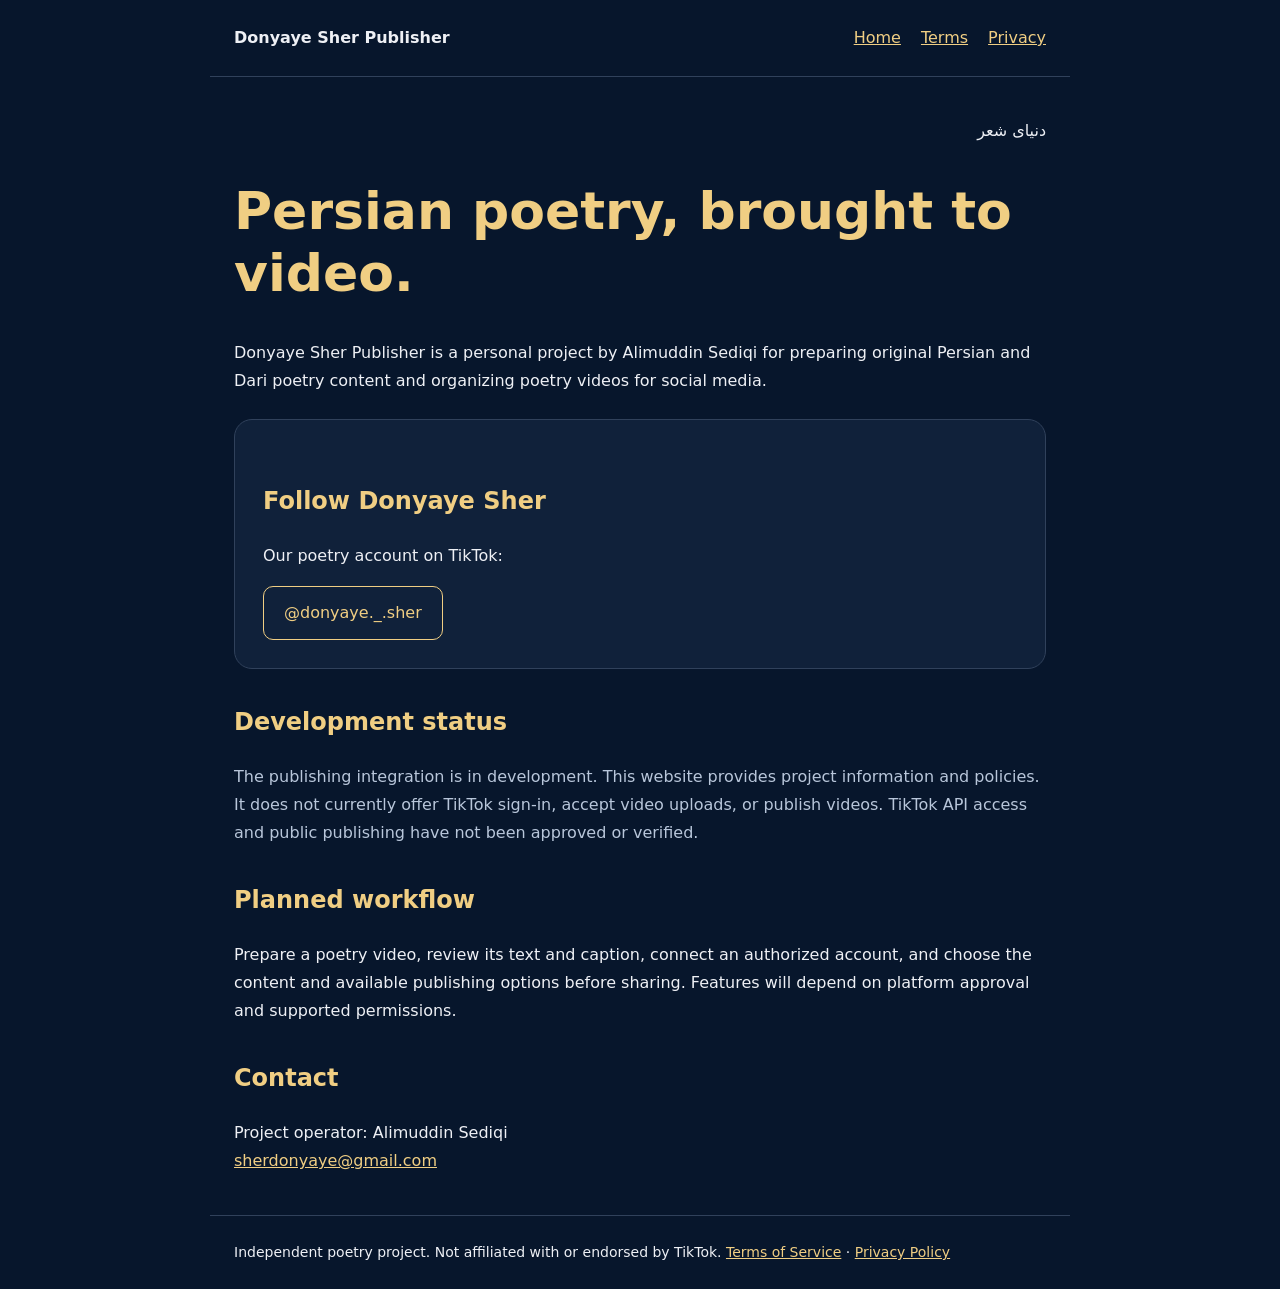
<file: index.html>
<!doctype html>
<html lang="en"><head><meta charset="utf-8"><meta name="viewport" content="width=device-width,initial-scale=1"><title>Donyaye Sher Publisher | Persian poetry</title><meta name="description" content="Donyaye Sher Publisher, a Persian poetry video publishing project currently in development."><link rel="stylesheet" href="style.css"></head><body>
<header><strong>Donyaye Sher Publisher</strong><nav aria-label="Main navigation"><a href="index.html">Home</a><a href="terms.html">Terms</a><a href="privacy.html">Privacy</a></nav></header>
<main><p lang="fa" dir="rtl">دنیای شعر</p><h1>Persian poetry, brought to video.</h1><p>Donyaye Sher Publisher is a personal project by Alimuddin Sediqi for preparing original Persian and Dari poetry content and organizing poetry videos for social media.</p><div class="card"><h2>Follow Donyaye Sher</h2><p>Our poetry account on TikTok:</p><a class="button" href="https://www.tiktok.com/@donyaye._.sher" rel="noopener noreferrer">@donyaye._.sher</a></div>
<h2>Development status</h2><p class="status">The publishing integration is in development. This website provides project information and policies. It does not currently offer TikTok sign-in, accept video uploads, or publish videos. TikTok API access and public publishing have not been approved or verified.</p><h2>Planned workflow</h2><p>Prepare a poetry video, review its text and caption, connect an authorized account, and choose the content and available publishing options before sharing. Features will depend on platform approval and supported permissions.</p><h2>Contact</h2><p>Project operator: Alimuddin Sediqi<br><a href="mailto:sherdonyaye@gmail.com">sherdonyaye@gmail.com</a></p></main>
<footer>Independent poetry project. Not affiliated with or endorsed by TikTok. <a href="terms.html">Terms of Service</a> · <a href="privacy.html">Privacy Policy</a></footer></body></html>
</file>
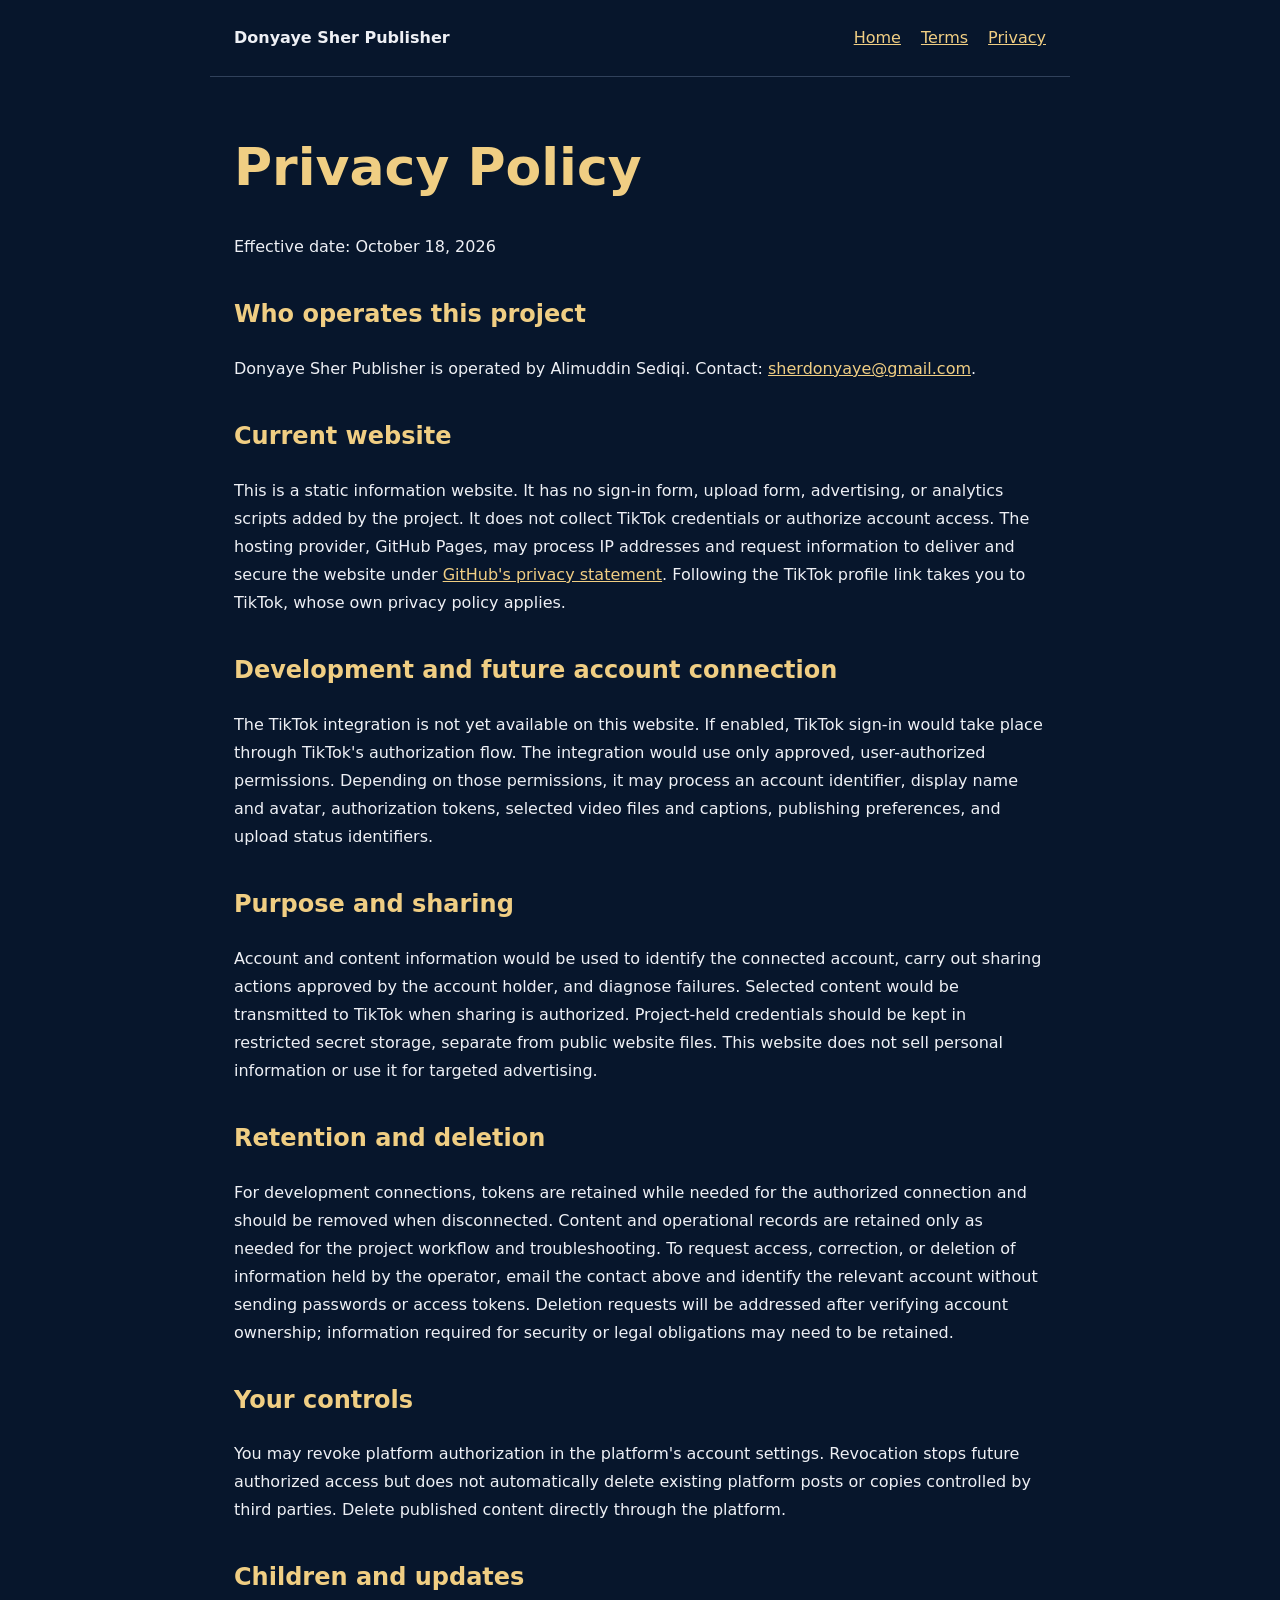
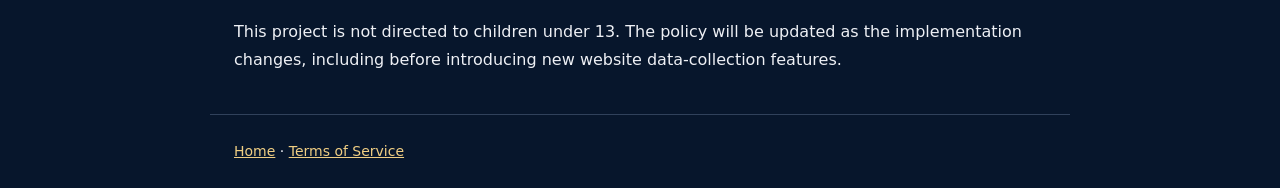
<file: privacy.html>
<!doctype html>
<html lang="en"><head><meta charset="utf-8"><meta name="viewport" content="width=device-width,initial-scale=1"><title>Privacy Policy | Donyaye Sher Publisher</title><link rel="stylesheet" href="style.css"></head><body><header><strong>Donyaye Sher Publisher</strong><nav aria-label="Main navigation"><a href="index.html">Home</a><a href="terms.html">Terms</a><a href="privacy.html">Privacy</a></nav></header><main><h1>Privacy Policy</h1><p>Effective date: October 18, 2026</p><h2>Who operates this project</h2><p>Donyaye Sher Publisher is operated by Alimuddin Sediqi. Contact: <a href="mailto:sherdonyaye@gmail.com">sherdonyaye@gmail.com</a>.</p><h2>Current website</h2><p>This is a static information website. It has no sign-in form, upload form, advertising, or analytics scripts added by the project. It does not collect TikTok credentials or authorize account access. The hosting provider, GitHub Pages, may process IP addresses and request information to deliver and secure the website under <a href="https://docs.github.com/en/site-policy/privacy-policies/github-general-privacy-statement">GitHub's privacy statement</a>. Following the TikTok profile link takes you to TikTok, whose own privacy policy applies.</p><h2>Development and future account connection</h2><p>The TikTok integration is not yet available on this website. If enabled, TikTok sign-in would take place through TikTok's authorization flow. The integration would use only approved, user-authorized permissions. Depending on those permissions, it may process an account identifier, display name and avatar, authorization tokens, selected video files and captions, publishing preferences, and upload status identifiers.</p><h2>Purpose and sharing</h2><p>Account and content information would be used to identify the connected account, carry out sharing actions approved by the account holder, and diagnose failures. Selected content would be transmitted to TikTok when sharing is authorized. Project-held credentials should be kept in restricted secret storage, separate from public website files. This website does not sell personal information or use it for targeted advertising.</p><h2>Retention and deletion</h2><p>For development connections, tokens are retained while needed for the authorized connection and should be removed when disconnected. Content and operational records are retained only as needed for the project workflow and troubleshooting. To request access, correction, or deletion of information held by the operator, email the contact above and identify the relevant account without sending passwords or access tokens. Deletion requests will be addressed after verifying account ownership; information required for security or legal obligations may need to be retained.</p><h2>Your controls</h2><p>You may revoke platform authorization in the platform's account settings. Revocation stops future authorized access but does not automatically delete existing platform posts or copies controlled by third parties. Delete published content directly through the platform.</p><h2>Children and updates</h2><p>This project is not directed to children under 13. The policy will be updated as the implementation changes, including before introducing new website data-collection features.</p></main><footer><a href="index.html">Home</a> · <a href="terms.html">Terms of Service</a></footer></body></html>
</file>
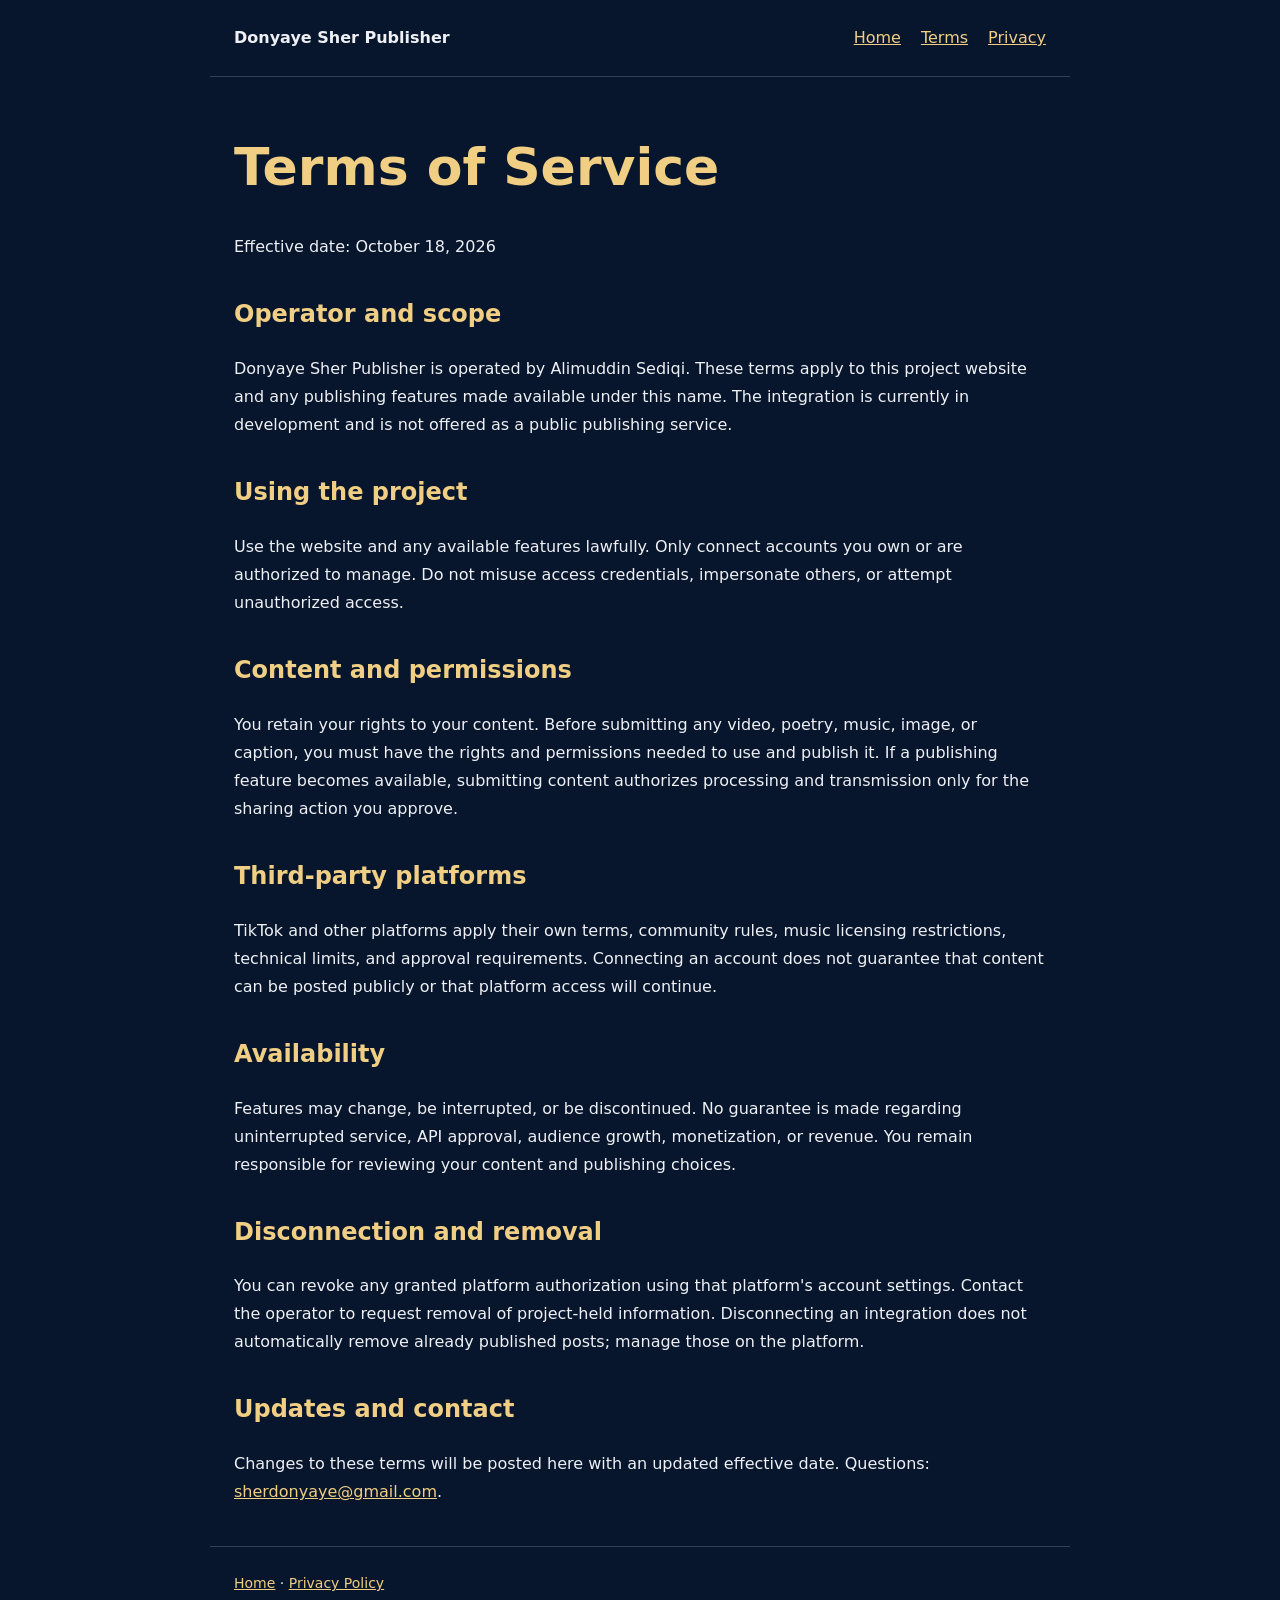
<file: terms.html>
<!doctype html>
<html lang="en"><head><meta charset="utf-8"><meta name="viewport" content="width=device-width,initial-scale=1"><title>Terms of Service | Donyaye Sher Publisher</title><link rel="stylesheet" href="style.css"></head><body><header><strong>Donyaye Sher Publisher</strong><nav aria-label="Main navigation"><a href="index.html">Home</a><a href="terms.html">Terms</a><a href="privacy.html">Privacy</a></nav></header><main><h1>Terms of Service</h1><p>Effective date: October 18, 2026</p><h2>Operator and scope</h2><p>Donyaye Sher Publisher is operated by Alimuddin Sediqi. These terms apply to this project website and any publishing features made available under this name. The integration is currently in development and is not offered as a public publishing service.</p><h2>Using the project</h2><p>Use the website and any available features lawfully. Only connect accounts you own or are authorized to manage. Do not misuse access credentials, impersonate others, or attempt unauthorized access.</p><h2>Content and permissions</h2><p>You retain your rights to your content. Before submitting any video, poetry, music, image, or caption, you must have the rights and permissions needed to use and publish it. If a publishing feature becomes available, submitting content authorizes processing and transmission only for the sharing action you approve.</p><h2>Third-party platforms</h2><p>TikTok and other platforms apply their own terms, community rules, music licensing restrictions, technical limits, and approval requirements. Connecting an account does not guarantee that content can be posted publicly or that platform access will continue.</p><h2>Availability</h2><p>Features may change, be interrupted, or be discontinued. No guarantee is made regarding uninterrupted service, API approval, audience growth, monetization, or revenue. You remain responsible for reviewing your content and publishing choices.</p><h2>Disconnection and removal</h2><p>You can revoke any granted platform authorization using that platform's account settings. Contact the operator to request removal of project-held information. Disconnecting an integration does not automatically remove already published posts; manage those on the platform.</p><h2>Updates and contact</h2><p>Changes to these terms will be posted here with an updated effective date. Questions: <a href="mailto:sherdonyaye@gmail.com">sherdonyaye@gmail.com</a>.</p></main><footer><a href="index.html">Home</a> · <a href="privacy.html">Privacy Policy</a></footer></body></html>
</file>
<file: style.css>
:root{color-scheme:dark;font-family:system-ui,sans-serif;background:#07162c;color:#eef0f5}*{box-sizing:border-box}body{margin:0;line-height:1.75}main,header,footer{max-width:860px;margin:auto;padding:24px}header{display:flex;flex-wrap:wrap;justify-content:space-between;gap:20px;border-bottom:1px solid #30415b}a{color:#f0ce83}nav{display:flex;gap:20px;flex-wrap:wrap}h1{font-size:clamp(30px,6vw,52px);line-height:1.2;color:#f0ce83}h2{color:#f0ce83;margin-top:32px}.card{padding:28px;border:1px solid #30415b;border-radius:18px;background:#10213a;margin:24px 0}.button{display:inline-block;padding:12px 20px;border:1px solid #f0ce83;border-radius:10px;text-decoration:none}.status{color:#b8c6da}footer{border-top:1px solid #30415b;font-size:14px}li{margin-bottom:10px}
</file>
